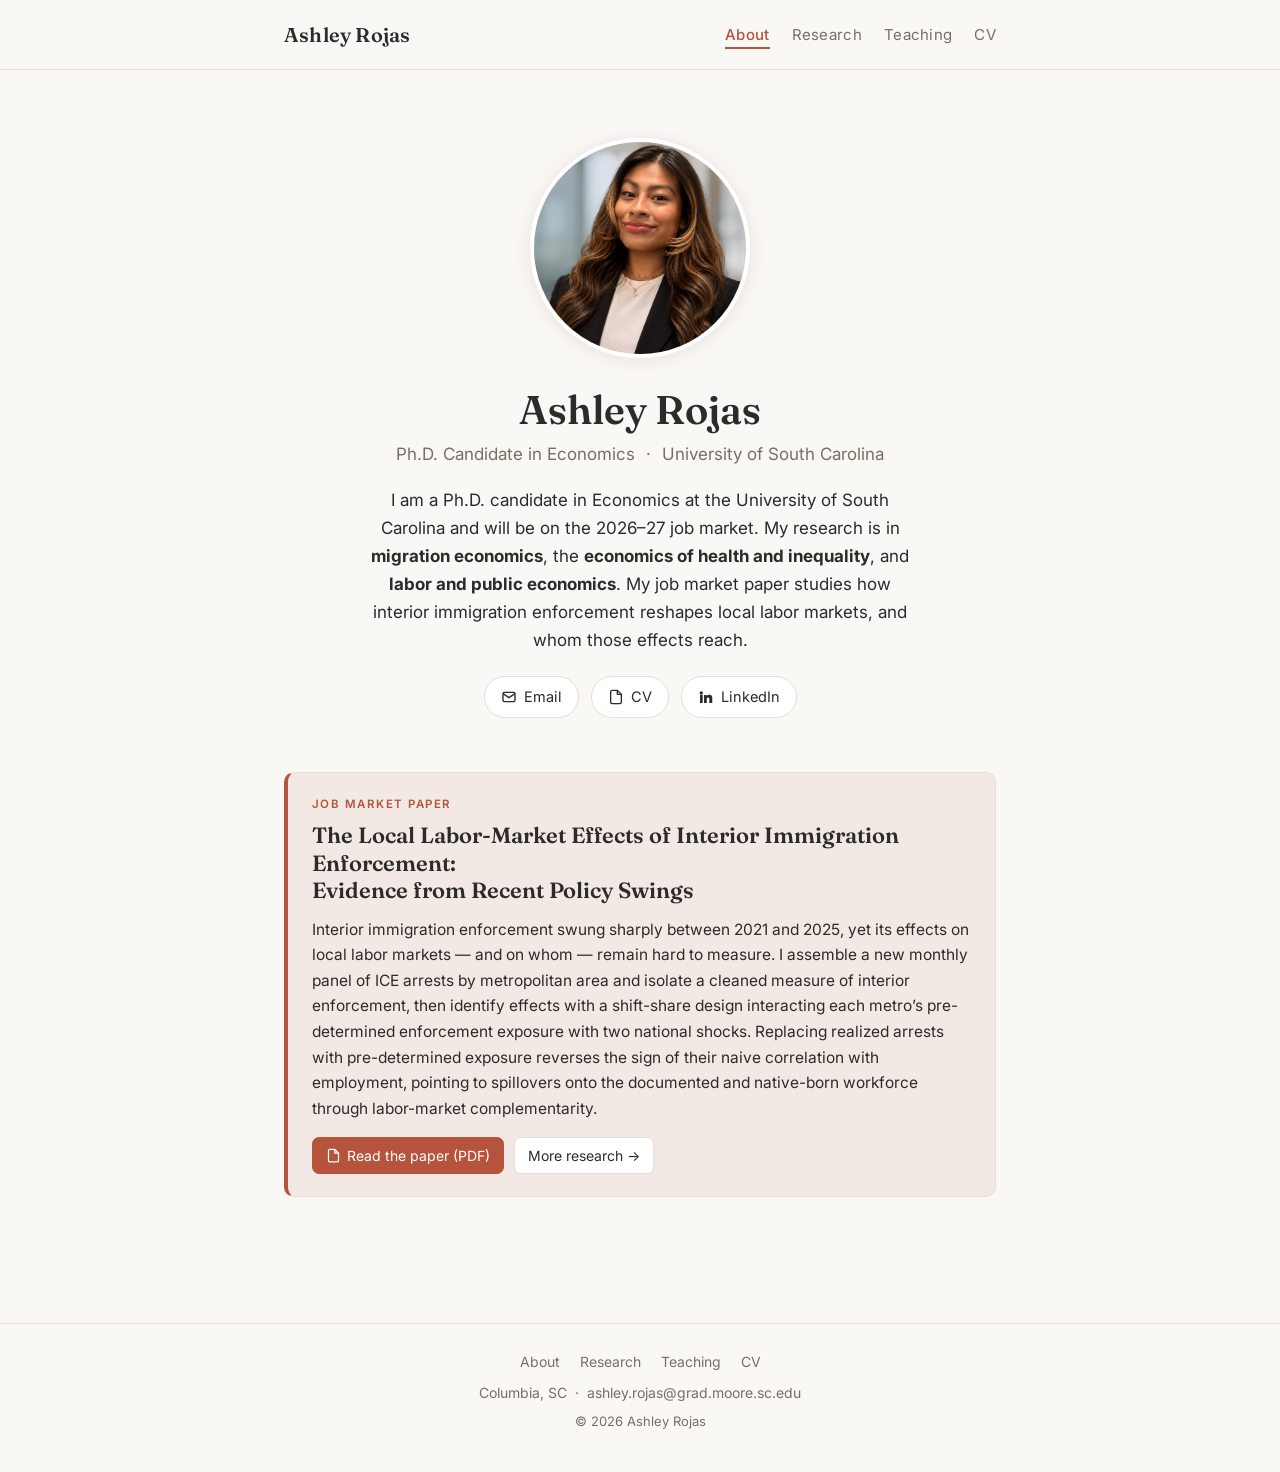
<file: index.html>
<!DOCTYPE html>
<html lang="en">
<head>
  <meta charset="utf-8">
  <meta name="viewport" content="width=device-width, initial-scale=1">
  <meta name="google-site-verification" content="6R7AQpAP_RkG5zrU-g2RBWBF5epw_vF6pa7RjU2_P_U" />
  <title>Ashley Rojas — Economics PhD Candidate, University of South Carolina</title>
  <meta name="description" content="Ashley Rojas is a Ph.D. candidate in Economics at the University of South Carolina studying migration, health, labor, and public economics. On the 2026–27 job market.">
  <link rel="canonical" href="https://ashleyrojas.org/">
  <meta name="robots" content="index, follow">
  <meta name="author" content="Ashley Rojas">
  <meta property="og:type" content="website">
  <meta property="og:site_name" content="Ashley Rojas">
  <meta property="og:title" content="Ashley Rojas — Economics PhD Candidate, University of South Carolina">
  <meta property="og:description" content="Ph.D. candidate in Economics at the University of South Carolina studying migration, health, labor, and public economics.">
  <meta property="og:url" content="https://ashleyrojas.org/">
  <meta property="og:image" content="https://ashleyrojas.org/assets/headshot2.jpeg">
  <meta name="twitter:card" content="summary_large_image">
  <script type="application/ld+json">
  {
    "@context": "https://schema.org",
    "@type": "Person",
    "name": "Ashley Rojas",
    "url": "https://ashleyrojas.org",
    "image": "https://ashleyrojas.org/assets/headshot2.jpeg",
    "jobTitle": "Ph.D. Candidate in Economics",
    "affiliation": { "@type": "CollegeOrUniversity", "name": "University of South Carolina" },
    "alumniOf": { "@type": "CollegeOrUniversity", "name": "University of South Carolina" },
    "email": "mailto:ashley.rojas@grad.moore.sc.edu",
    "worksFor": { "@type": "CollegeOrUniversity", "name": "University of South Carolina" },
    "knowsAbout": ["Economics", "Migration Economics", "Labor Economics", "Health Economics", "Public Economics", "Immigration Enforcement"],
    "sameAs": ["https://www.linkedin.com/in/ashley-rojas1234"]
  }
  </script>
  <link rel="icon" href="assets/headshot.svg">
  <link rel="preconnect" href="https://fonts.googleapis.com">
  <link rel="preconnect" href="https://fonts.gstatic.com" crossorigin>
  <link href="https://fonts.googleapis.com/css2?family=Fraunces:opsz,wght@9..144,500;9..144,600&family=Inter:wght@400;500;600&display=swap" rel="stylesheet">
  <link rel="stylesheet" href="css/style.css">
</head>
<body>

  <header class="site-header">
    <nav class="nav">
      <a class="brand" href="index.html">Ashley Rojas</a>
      <ul>
        <li><a class="navlink active" href="index.html">About</a></li>
        <li><a class="navlink" href="research.html">Research</a></li>
        <li><a class="navlink" href="teaching.html">Teaching</a></li>
        <li><a class="navlink" href="cv.html">CV</a></li>
      </ul>
    </nav>
  </header>

  <main>
    <div class="wrap">

      <section class="hero">
        <img class="headshot" src="assets/headshot2.jpeg" onerror="this.onerror=null;this.src='assets/headshot.svg'" alt="Ashley Rojas">
        <h1>Ashley Rojas</h1>
        <p class="subtitle">Ph.D. Candidate in Economics <span class="sep">·</span> University of South Carolina</p>
        <p class="lede">
          I am a Ph.D. candidate in Economics at the University of South Carolina and will be on the
          2026&ndash;27 job market. My research is in <strong>migration economics</strong>, the
          <strong>economics of health and inequality</strong>, and <strong>labor and public economics</strong>.
          My job market paper studies how interior immigration enforcement reshapes local labor markets,
          and whom those effects reach.
        </p>

        <div class="links">
          <a href="mailto:ashley.rojas@grad.moore.sc.edu">
            <svg viewBox="0 0 24 24" fill="none" stroke="currentColor" stroke-width="2"><rect x="3" y="5" width="18" height="14" rx="2"/><path d="m3 7 9 6 9-6"/></svg>
            Email
          </a>
          <a href="assets/Rojas_CV.pdf">
            <svg viewBox="0 0 24 24" fill="none" stroke="currentColor" stroke-width="2"><path d="M14 2H6a2 2 0 0 0-2 2v16a2 2 0 0 0 2 2h12a2 2 0 0 0 2-2V8z"/><path d="M14 2v6h6"/></svg>
            CV
          </a>
          <a href="https://www.linkedin.com/in/ashley-rojas1234" target="_blank" rel="noopener">
            <svg viewBox="0 0 24 24" fill="currentColor"><path d="M4.98 3.5a2.5 2.5 0 1 1 0 5 2.5 2.5 0 0 1 0-5zM3 9h4v12H3zM9 9h3.8v1.7h.05c.53-.95 1.83-1.95 3.77-1.95 4.03 0 4.78 2.5 4.78 5.75V21H17v-5.3c0-1.26-.02-2.9-1.77-2.9-1.77 0-2.04 1.38-2.04 2.8V21H9z"/></svg>
            LinkedIn
          </a>
        </div>
      </section>

      <section class="jmp">
        <div class="eyebrow">Job Market Paper</div>
        <h3>The Local Labor-Market Effects of Interior Immigration Enforcement:<br>Evidence from Recent Policy Swings</h3>
        <p class="abstract">
          Interior immigration enforcement swung sharply between 2021 and 2025, yet its effects on local labor
          markets &mdash; and on whom &mdash; remain hard to measure. I assemble a new monthly panel of ICE arrests by
          metropolitan area and isolate a cleaned measure of interior enforcement, then identify effects with a
          shift-share design interacting each metro&rsquo;s pre-determined enforcement exposure with two national
          shocks. Replacing realized arrests with pre-determined exposure reverses the sign of their naive
          correlation with employment, pointing to spillovers onto the documented and native-born workforce
          through labor-market complementarity.
        </p>
        <div class="btn-row">
          <a class="btn primary" href="assets/Rojas_JMP.pdf">
            <svg viewBox="0 0 24 24" fill="none" stroke="currentColor" stroke-width="2"><path d="M14 2H6a2 2 0 0 0-2 2v16a2 2 0 0 0 2 2h12a2 2 0 0 0 2-2V8z"/><path d="M14 2v6h6"/></svg>
            Read the paper (PDF)
          </a>
          <a class="btn" href="research.html">More research →</a>
        </div>
      </section>

    </div>
  </main>

  <footer class="site-footer">
    <div class="wrap">
      <div class="fnav">
        <a href="index.html">About</a><a href="research.html">Research</a><a href="teaching.html">Teaching</a><a href="cv.html">CV</a>
      </div>
      <div>Columbia, SC &nbsp;·&nbsp; <a href="mailto:ashley.rojas@grad.moore.sc.edu">ashley.rojas@grad.moore.sc.edu</a></div>
      <div style="margin-top:6px; font-size:13px;">&copy; 2026 Ashley Rojas</div>
    </div>
  </footer>

</body>
</html>
</file>
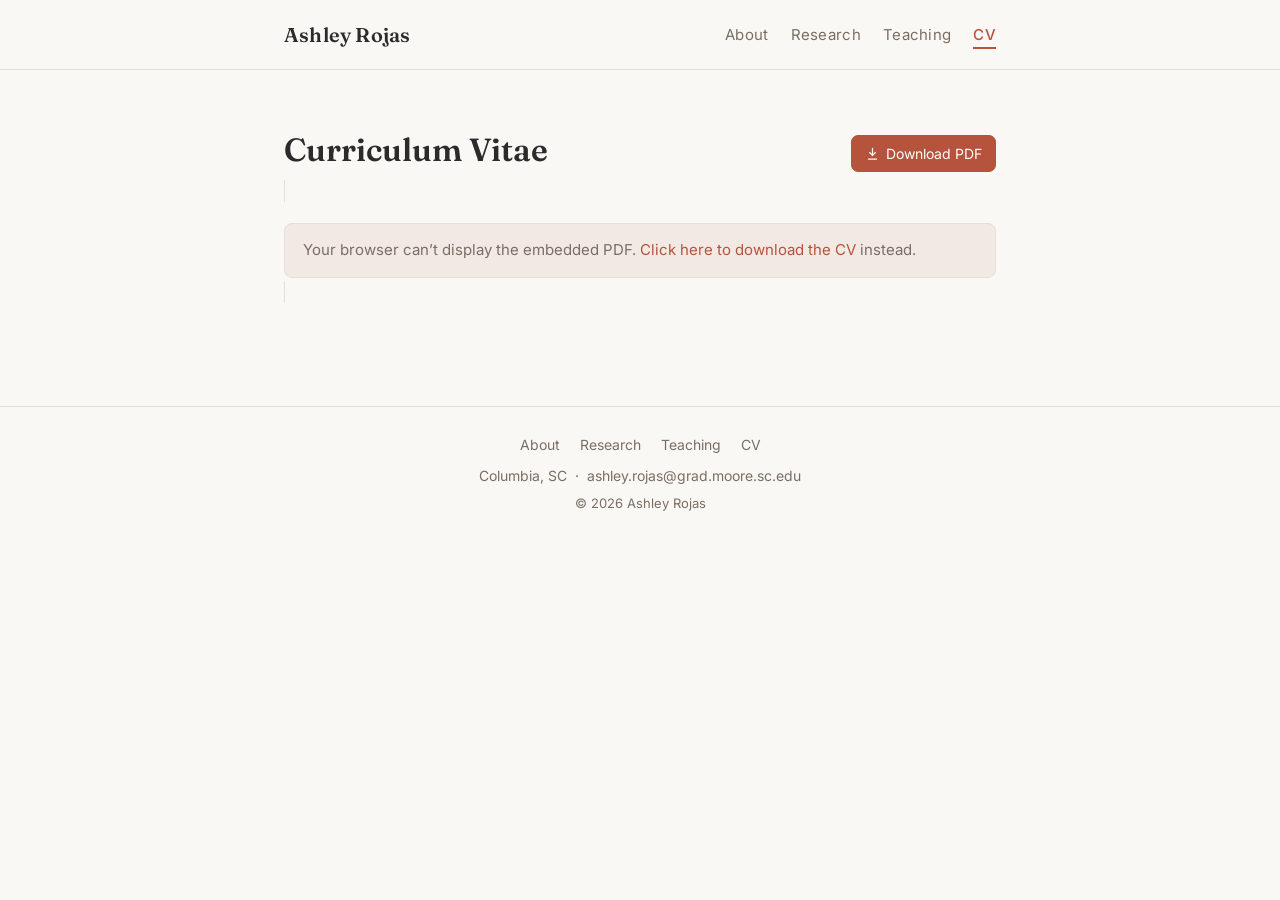
<file: cv.html>
<!DOCTYPE html>
<html lang="en">
<head>
  <meta charset="utf-8">
  <meta name="viewport" content="width=device-width, initial-scale=1">
  <title>CV — Ashley Rojas</title>
  <meta name="description" content="Curriculum vitae of Ashley Rojas, Ph.D. candidate in Economics at the University of South Carolina.">
  <link rel="canonical" href="https://ashleyrojas.org/cv.html">
  <meta name="robots" content="index, follow">
  <meta name="author" content="Ashley Rojas">
  <meta property="og:type" content="website">
  <meta property="og:site_name" content="Ashley Rojas">
  <meta property="og:title" content="CV — Ashley Rojas">
  <meta property="og:description" content="Curriculum vitae of Ashley Rojas, Ph.D. candidate in Economics at the University of South Carolina.">
  <meta property="og:url" content="https://ashleyrojas.org/cv.html">
  <meta property="og:image" content="https://ashleyrojas.org/assets/headshot2.jpeg">
  <meta name="twitter:card" content="summary_large_image">
  <link rel="icon" href="assets/headshot.svg">
  <link rel="preconnect" href="https://fonts.googleapis.com">
  <link rel="preconnect" href="https://fonts.gstatic.com" crossorigin>
  <link href="https://fonts.googleapis.com/css2?family=Fraunces:opsz,wght@9..144,500;9..144,600&family=Inter:wght@400;500;600&display=swap" rel="stylesheet">
  <link rel="stylesheet" href="css/style.css">
</head>
<body>

  <header class="site-header">
    <nav class="nav">
      <a class="brand" href="index.html">Ashley Rojas</a>
      <ul>
        <li><a class="navlink" href="index.html">About</a></li>
        <li><a class="navlink" href="research.html">Research</a></li>
        <li><a class="navlink" href="teaching.html">Teaching</a></li>
        <li><a class="navlink active" href="cv.html">CV</a></li>
      </ul>
    </nav>
  </header>

  <main>
    <div class="wrap">
      <div style="display:flex; align-items:baseline; justify-content:space-between; flex-wrap:wrap; gap:12px;">
        <h1 class="page-title" style="margin-bottom:0;">Curriculum Vitae</h1>
        <a class="btn primary" href="assets/Rojas_CV.pdf" download>
          <svg viewBox="0 0 24 24" fill="none" stroke="currentColor" stroke-width="2"><path d="M12 3v12"/><path d="m7 10 5 5 5-5"/><path d="M5 21h14"/></svg>
          Download PDF
        </a>
      </div>

      <object class="cv-frame" data="assets/Rojas_CV.pdf" type="application/pdf">
        <div class="callout" style="margin-top:18px;">
          Your browser can&rsquo;t display the embedded PDF.
          <a href="assets/Rojas_CV.pdf">Click here to download the CV</a> instead.
        </div>
      </object>
    </div>
  </main>

  <footer class="site-footer">
    <div class="wrap">
      <div class="fnav">
        <a href="index.html">About</a><a href="research.html">Research</a><a href="teaching.html">Teaching</a><a href="cv.html">CV</a>
      </div>
      <div>Columbia, SC &nbsp;·&nbsp; <a href="mailto:ashley.rojas@grad.moore.sc.edu">ashley.rojas@grad.moore.sc.edu</a></div>
      <div style="margin-top:6px; font-size:13px;">&copy; 2026 Ashley Rojas</div>
    </div>
  </footer>

</body>
</html>
</file>
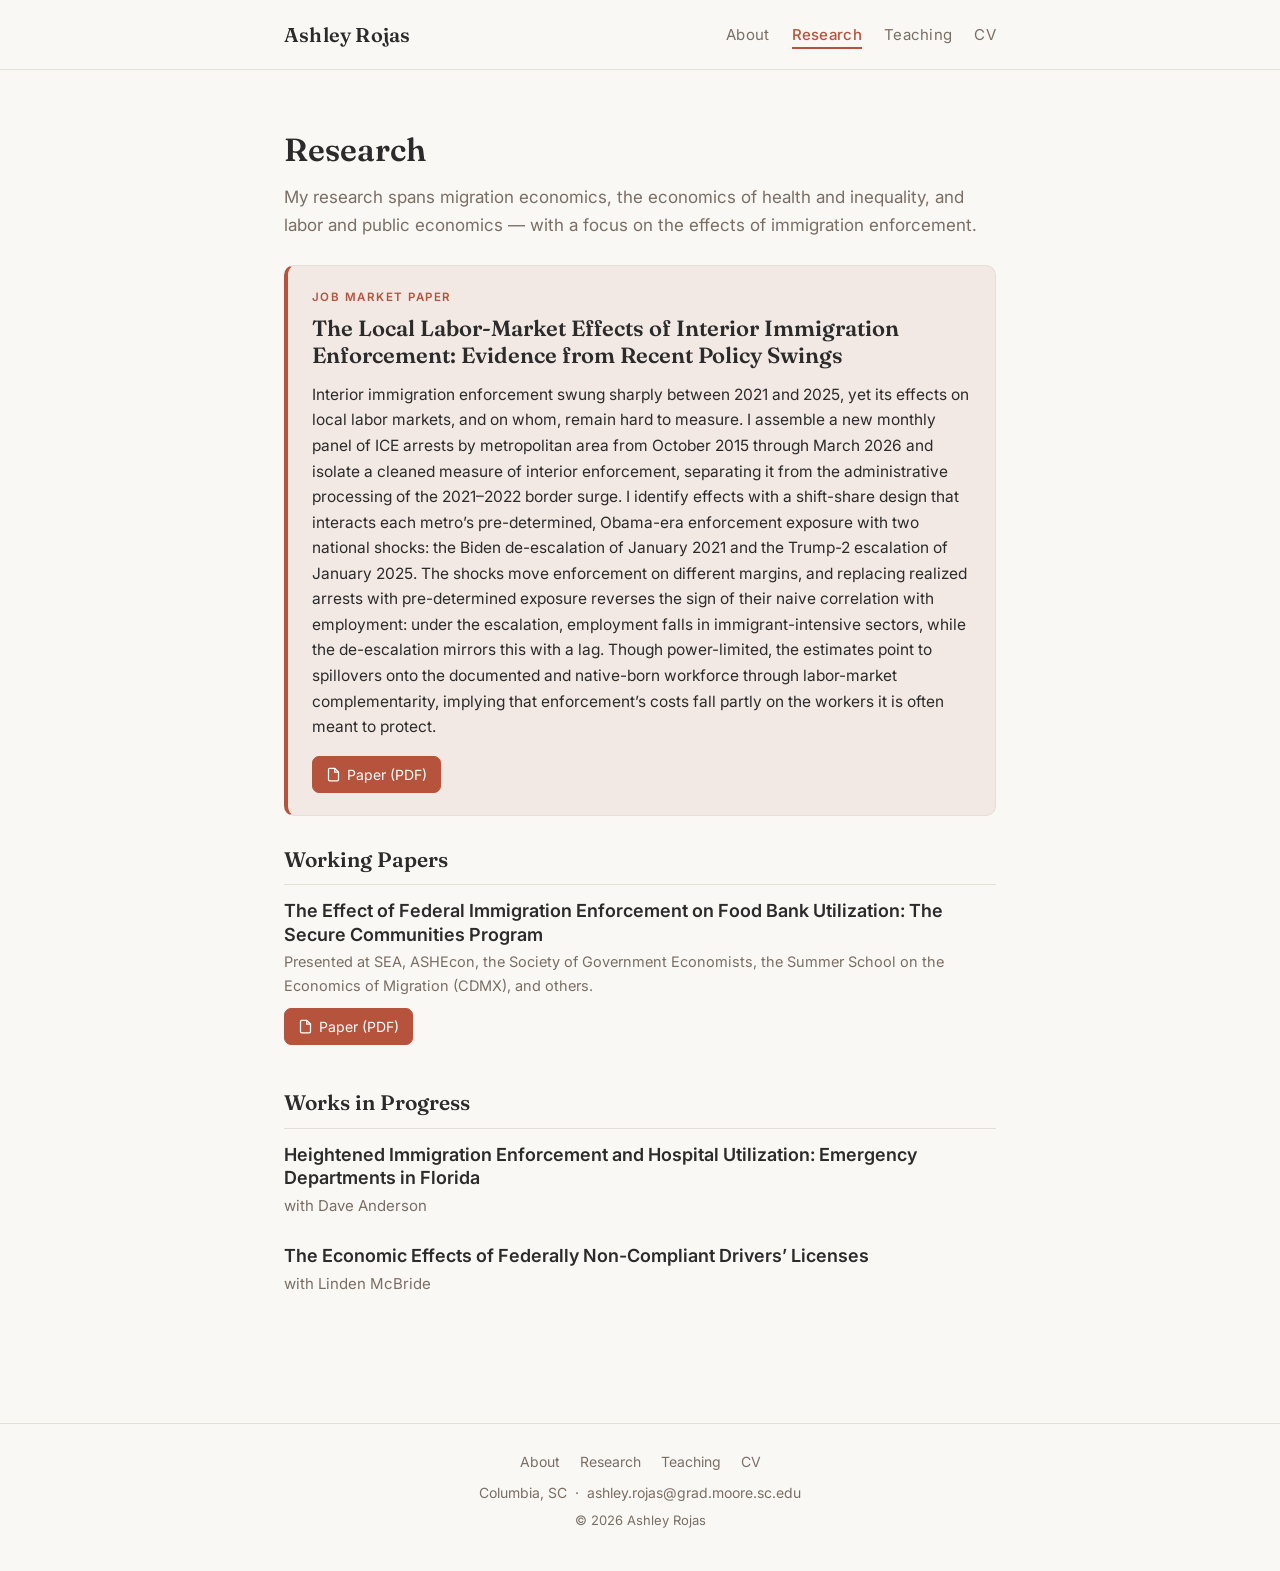
<file: research.html>
<!DOCTYPE html>
<html lang="en">
<head>
  <meta charset="utf-8">
  <meta name="viewport" content="width=device-width, initial-scale=1">
  <title>Research — Ashley Rojas</title>
  <meta name="description" content="Research by Ashley Rojas (University of South Carolina) on immigration enforcement, local labor markets, and health.">
  <link rel="canonical" href="https://ashleyrojas.org/research.html">
  <meta name="robots" content="index, follow">
  <meta name="author" content="Ashley Rojas">
  <meta property="og:type" content="website">
  <meta property="og:site_name" content="Ashley Rojas">
  <meta property="og:title" content="Research — Ashley Rojas">
  <meta property="og:description" content="Research by Ashley Rojas (University of South Carolina) on immigration enforcement, local labor markets, and health.">
  <meta property="og:url" content="https://ashleyrojas.org/research.html">
  <meta property="og:image" content="https://ashleyrojas.org/assets/headshot2.jpeg">
  <meta name="twitter:card" content="summary_large_image">
  <link rel="icon" href="assets/headshot.svg">
  <link rel="preconnect" href="https://fonts.googleapis.com">
  <link rel="preconnect" href="https://fonts.gstatic.com" crossorigin>
  <link href="https://fonts.googleapis.com/css2?family=Fraunces:opsz,wght@9..144,500;9..144,600&family=Inter:wght@400;500;600&display=swap" rel="stylesheet">
  <link rel="stylesheet" href="css/style.css">
</head>
<body>

  <header class="site-header">
    <nav class="nav">
      <a class="brand" href="index.html">Ashley Rojas</a>
      <ul>
        <li><a class="navlink" href="index.html">About</a></li>
        <li><a class="navlink active" href="research.html">Research</a></li>
        <li><a class="navlink" href="teaching.html">Teaching</a></li>
        <li><a class="navlink" href="cv.html">CV</a></li>
      </ul>
    </nav>
  </header>

  <main>
    <div class="wrap">
      <h1 class="page-title">Research</h1>
      <p style="color:var(--muted); margin-top:0;">My research spans migration economics, the economics of health and inequality, and labor and public economics &mdash; with a focus on the effects of immigration enforcement.</p>

      <!-- ===== Job Market Paper ===== -->
      <div class="jmp">
        <div class="eyebrow">Job Market Paper</div>
        <h3>The Local Labor-Market Effects of Interior Immigration Enforcement: Evidence from Recent Policy Swings</h3>
        <p class="abstract">
          Interior immigration enforcement swung sharply between 2021 and 2025, yet its effects on local labor
          markets, and on whom, remain hard to measure. I assemble a new monthly panel of ICE arrests by
          metropolitan area from October 2015 through March 2026 and isolate a cleaned measure of interior
          enforcement, separating it from the administrative processing of the 2021&ndash;2022 border surge. I identify
          effects with a shift-share design that interacts each metro&rsquo;s pre-determined, Obama-era enforcement
          exposure with two national shocks: the Biden de-escalation of January 2021 and the Trump-2 escalation of
          January 2025. The shocks move enforcement on different margins, and replacing realized arrests with
          pre-determined exposure reverses the sign of their naive correlation with employment: under the
          escalation, employment falls in immigrant-intensive sectors, while the de-escalation mirrors this with a
          lag. Though power-limited, the estimates point to spillovers onto the documented and native-born
          workforce through labor-market complementarity, implying that enforcement&rsquo;s costs fall partly on the
          workers it is often meant to protect.
        </p>
        <div class="btn-row">
          <a class="btn primary" href="assets/Rojas_JMP.pdf">
            <svg viewBox="0 0 24 24" fill="none" stroke="currentColor" stroke-width="2"><path d="M14 2H6a2 2 0 0 0-2 2v16a2 2 0 0 0 2 2h12a2 2 0 0 0 2-2V8z"/><path d="M14 2v6h6"/></svg>
            Paper (PDF)
          </a>
        </div>
      </div>

      <!-- ===== Working Papers ===== -->
      <h2 class="section-h">Working Papers</h2>

      <div class="paper">
        <h3>The Effect of Federal Immigration Enforcement on Food Bank Utilization: The Secure Communities Program</h3>
        <p style="font-size:14.5px; color:var(--muted); margin:4px 0 0;">Presented at SEA, ASHEcon, the Society of Government Economists, the Summer School on the Economics of Migration (CDMX), and others.</p>
        <div class="btn-row">
          <a class="btn primary" href="assets/Rojas_foodbanks.pdf">
            <svg viewBox="0 0 24 24" fill="none" stroke="currentColor" stroke-width="2"><path d="M14 2H6a2 2 0 0 0-2 2v16a2 2 0 0 0 2 2h12a2 2 0 0 0 2-2V8z"/><path d="M14 2v6h6"/></svg>
            Paper (PDF)
          </a>
        </div>
      </div>

      <!-- ===== Works in Progress ===== -->
      <h2 class="section-h">Works in Progress</h2>
      <div class="paper">
        <h3>Heightened Immigration Enforcement and Hospital Utilization: Emergency Departments in Florida</h3>
        <p class="authors">with Dave Anderson</p>
      </div>
      <div class="paper">
        <h3>The Economic Effects of Federally Non-Compliant Drivers&rsquo; Licenses</h3>
        <p class="authors">with Linden McBride</p>
      </div>

    </div>
  </main>

  <footer class="site-footer">
    <div class="wrap">
      <div class="fnav">
        <a href="index.html">About</a><a href="research.html">Research</a><a href="teaching.html">Teaching</a><a href="cv.html">CV</a>
      </div>
      <div>Columbia, SC &nbsp;·&nbsp; <a href="mailto:ashley.rojas@grad.moore.sc.edu">ashley.rojas@grad.moore.sc.edu</a></div>
      <div style="margin-top:6px; font-size:13px;">&copy; 2026 Ashley Rojas</div>
    </div>
  </footer>

</body>
</html>
</file>
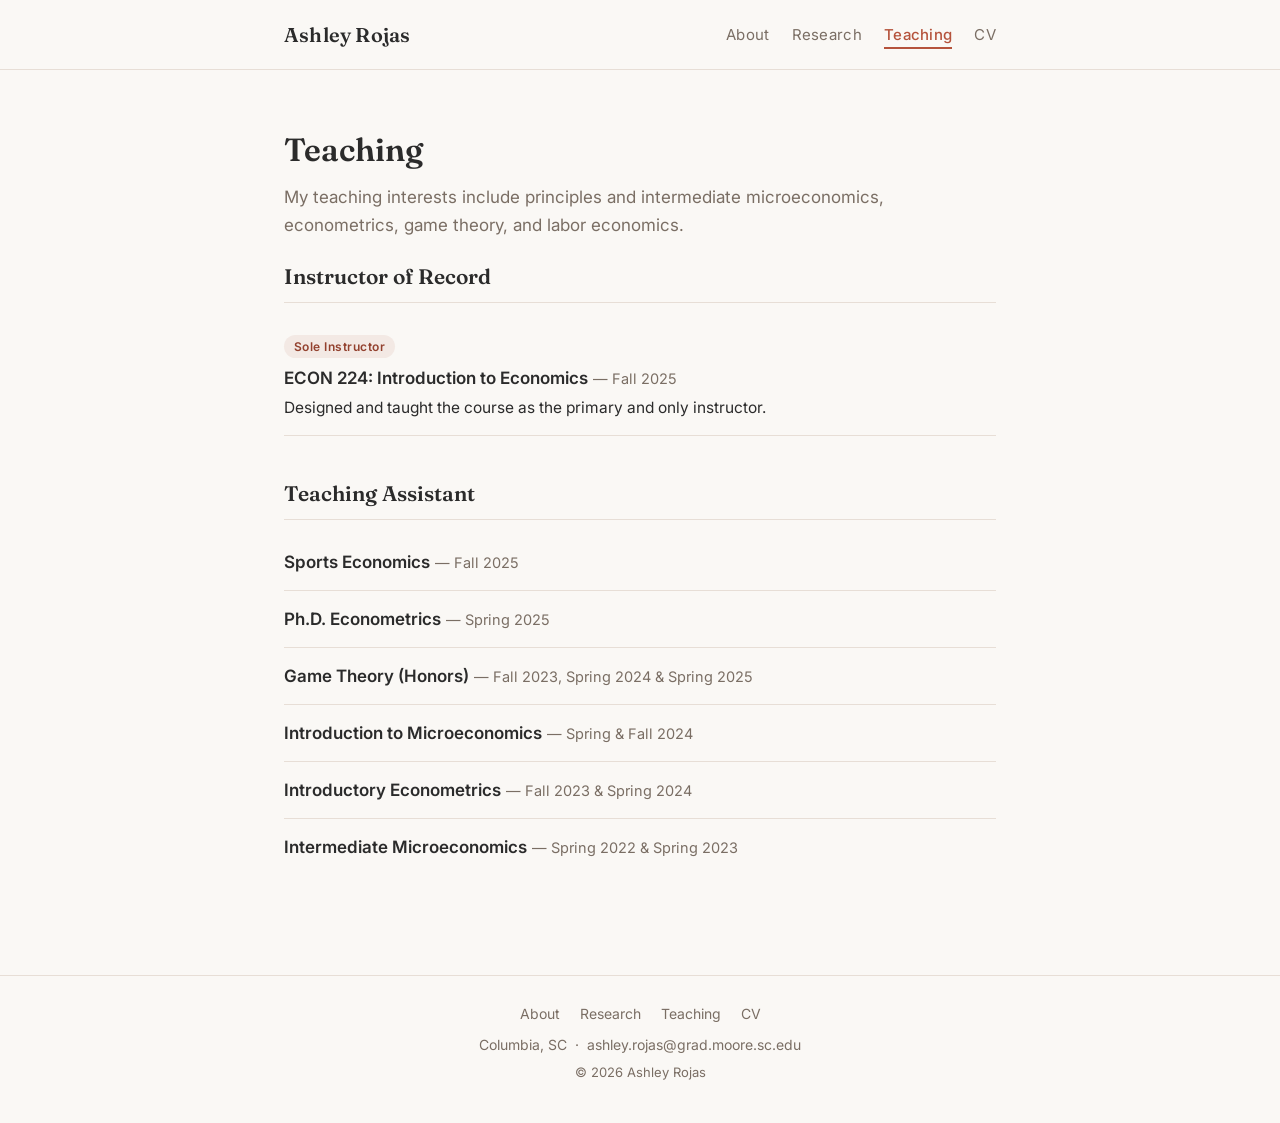
<file: teaching.html>
<!DOCTYPE html>
<html lang="en">
<head>
  <meta charset="utf-8">
  <meta name="viewport" content="width=device-width, initial-scale=1">
  <title>Teaching — Ashley Rojas</title>
  <meta name="description" content="Teaching experience of Ashley Rojas, Ph.D. candidate in Economics at the University of South Carolina.">
  <link rel="canonical" href="https://ashleyrojas.org/teaching.html">
  <meta name="robots" content="index, follow">
  <meta name="author" content="Ashley Rojas">
  <meta property="og:type" content="website">
  <meta property="og:site_name" content="Ashley Rojas">
  <meta property="og:title" content="Teaching — Ashley Rojas">
  <meta property="og:description" content="Teaching experience of Ashley Rojas, Ph.D. candidate in Economics at the University of South Carolina.">
  <meta property="og:url" content="https://ashleyrojas.org/teaching.html">
  <meta property="og:image" content="https://ashleyrojas.org/assets/headshot2.jpeg">
  <meta name="twitter:card" content="summary_large_image">
  <link rel="icon" href="assets/headshot.svg">
  <link rel="preconnect" href="https://fonts.googleapis.com">
  <link rel="preconnect" href="https://fonts.gstatic.com" crossorigin>
  <link href="https://fonts.googleapis.com/css2?family=Fraunces:opsz,wght@9..144,500;9..144,600&family=Inter:wght@400;500;600&display=swap" rel="stylesheet">
  <link rel="stylesheet" href="css/style.css">
</head>
<body>

  <header class="site-header">
    <nav class="nav">
      <a class="brand" href="index.html">Ashley Rojas</a>
      <ul>
        <li><a class="navlink" href="index.html">About</a></li>
        <li><a class="navlink" href="research.html">Research</a></li>
        <li><a class="navlink active" href="teaching.html">Teaching</a></li>
        <li><a class="navlink" href="cv.html">CV</a></li>
      </ul>
    </nav>
  </header>

  <main>
    <div class="wrap">
      <h1 class="page-title">Teaching</h1>
      <p style="color:var(--muted); margin-top:0;">
        My teaching interests include principles and intermediate microeconomics, econometrics,
        game theory, and labor economics.
      </p>

      <h2 class="section-h">Instructor of Record</h2>
      <div class="course">
        <span class="role-tag">Sole Instructor</span>
        <div><span class="cnum">ECON 224: Introduction to Economics</span> <span class="cterm">&mdash; Fall 2025</span></div>
        <div class="cdesc">Designed and taught the course as the primary and only instructor.</div>
      </div>

      <h2 class="section-h">Teaching Assistant</h2>
      <div class="course">
        <div><span class="cnum">Sports Economics</span> <span class="cterm">&mdash; Fall 2025</span></div>
      </div>
      <div class="course">
        <div><span class="cnum">Ph.D. Econometrics</span> <span class="cterm">&mdash; Spring 2025</span></div>
      </div>
      <div class="course">
        <div><span class="cnum">Game Theory (Honors)</span> <span class="cterm">&mdash; Fall 2023, Spring 2024 &amp; Spring 2025</span></div>
      </div>
      <div class="course">
        <div><span class="cnum">Introduction to Microeconomics</span> <span class="cterm">&mdash; Spring &amp; Fall 2024</span></div>
      </div>
      <div class="course">
        <div><span class="cnum">Introductory Econometrics</span> <span class="cterm">&mdash; Fall 2023 &amp; Spring 2024</span></div>
      </div>
      <div class="course">
        <div><span class="cnum">Intermediate Microeconomics</span> <span class="cterm">&mdash; Spring 2022 &amp; Spring 2023</span></div>
      </div>

    </div>
  </main>

  <footer class="site-footer">
    <div class="wrap">
      <div class="fnav">
        <a href="index.html">About</a><a href="research.html">Research</a><a href="teaching.html">Teaching</a><a href="cv.html">CV</a>
      </div>
      <div>Columbia, SC &nbsp;·&nbsp; <a href="mailto:ashley.rojas@grad.moore.sc.edu">ashley.rojas@grad.moore.sc.edu</a></div>
      <div style="margin-top:6px; font-size:13px;">&copy; 2026 Ashley Rojas</div>
    </div>
  </footer>

</body>
</html>
</file>
<file: css/style.css>
/* ===========================================================
   Ashley Rojas — academic website
   Palette: Warm modern minimal
   =========================================================== */

:root {
  --bg:        #FAF8F5;   /* page background (warm off-white) */
  --surface:   #FFFFFF;   /* cards */
  --tint:      #F3E9E4;   /* accent-tinted panels */
  --ink:       #2B2B2B;   /* primary text (charcoal) */
  --muted:     #7A6E64;   /* secondary text */
  --accent:    #B5533C;   /* terracotta */
  --accent-dk: #93412E;   /* darker terracotta (hover) */
  --border:    #E7DED6;   /* hairline */
  --maxw:      760px;     /* content column width */
}

* { box-sizing: border-box; }

html { scroll-behavior: smooth; }

body {
  margin: 0;
  background: var(--bg);
  color: var(--ink);
  font-family: "Inter", -apple-system, BlinkMacSystemFont, "Helvetica Neue", Arial, sans-serif;
  font-size: 17px;
  line-height: 1.65;
  -webkit-font-smoothing: antialiased;
}

.wrap { max-width: var(--maxw); margin: 0 auto; padding: 0 24px; }

a { color: var(--accent); text-decoration: none; }
a:hover { color: var(--accent-dk); text-decoration: underline; }

/* ---------- Header / nav ---------- */
.site-header { border-bottom: 1px solid var(--border); background: var(--bg); }
.nav {
  max-width: var(--maxw);
  margin: 0 auto;
  padding: 18px 24px;
  display: flex;
  align-items: center;
  justify-content: space-between;
  flex-wrap: wrap;
  gap: 10px;
}
.nav .brand {
  font-family: "Fraunces", Georgia, "Times New Roman", serif;
  font-size: 20px;
  font-weight: 600;
  color: var(--ink);
  letter-spacing: .01em;
}
.nav .brand:hover { text-decoration: none; color: var(--accent); }
.nav ul { list-style: none; display: flex; gap: 22px; margin: 0; padding: 0; flex-wrap: wrap; }
.nav a.navlink {
  color: var(--muted);
  font-size: 15px;
  letter-spacing: .02em;
  padding-bottom: 3px;
  border-bottom: 2px solid transparent;
}
.nav a.navlink:hover { color: var(--ink); text-decoration: none; }
.nav a.navlink.active { color: var(--accent); border-bottom-color: var(--accent); font-weight: 500; }

/* ---------- Hero (home) ---------- */
.hero { text-align: center; padding: 48px 0 20px; }
.hero img.headshot {
  width: 220px;
  height: 220px;
  border-radius: 50%;
  object-fit: cover;
  border: 4px solid var(--surface);
  box-shadow: 0 2px 18px rgba(90, 60, 45, 0.12);
  margin-bottom: 22px;
}
.hero h1 {
  font-family: "Fraunces", Georgia, serif;
  font-weight: 600;
  font-size: 40px;
  line-height: 1.1;
  margin: 0 0 8px;
  color: var(--ink);
}
.hero .subtitle { color: var(--muted); font-size: 17px; margin: 0 0 18px; }
.hero .subtitle .sep { color: var(--accent); padding: 0 6px; }
.hero .lede { max-width: 560px; margin: 0 auto 22px; font-size: 17px; }

/* ---------- Contact link row ---------- */
.links { display: flex; justify-content: center; flex-wrap: wrap; gap: 12px; margin: 20px 0 8px; }
.links a {
  display: inline-flex; align-items: center; gap: 7px;
  background: var(--surface);
  border: 1px solid var(--border);
  border-radius: 999px;
  padding: 8px 16px;
  color: var(--ink);
  font-size: 14.5px;
  transition: all .15s ease;
}
.links a:hover { border-color: var(--accent); color: var(--accent); text-decoration: none; box-shadow: 0 1px 6px rgba(181,83,60,.12); }
.links svg { width: 16px; height: 16px; }

/* ---------- Sections ---------- */
main { padding: 20px 0 60px; }
.page-title {
  font-family: "Fraunces", Georgia, serif;
  font-size: 32px;
  font-weight: 600;
  margin: 34px 0 6px;
}
.section-h {
  font-family: "Fraunces", Georgia, serif;
  font-size: 21px;
  font-weight: 600;
  color: var(--ink);
  margin: 40px 0 14px;
  padding-bottom: 8px;
  border-bottom: 1px solid var(--border);
}
.section-h:first-of-type { margin-top: 20px; }

/* ---------- Featured JMP card ---------- */
.jmp {
  background: var(--tint);
  border: 1px solid var(--border);
  border-left: 4px solid var(--accent);
  border-radius: 10px;
  padding: 22px 24px;
  margin: 26px 0;
  text-align: left;
}
.jmp .eyebrow {
  text-transform: uppercase;
  letter-spacing: .13em;
  font-size: 11.5px;
  font-weight: 600;
  color: var(--accent);
  margin-bottom: 8px;
}
.jmp h3 {
  font-family: "Fraunces", Georgia, serif;
  font-size: 22px;
  font-weight: 600;
  line-height: 1.25;
  margin: 0 0 12px;
  color: var(--ink);
}
.jmp p.abstract { font-size: 15.5px; color: var(--ink); margin: 0 0 16px; }

/* ---------- Paper entries ---------- */
.paper { margin: 0 0 26px; }
.paper h3 {
  font-size: 18px;
  font-weight: 600;
  margin: 0 0 4px;
  color: var(--ink);
  line-height: 1.3;
}
.paper .authors { color: var(--muted); font-size: 15px; margin: 0 0 6px; }
.paper .meta { color: var(--muted); font-style: italic; font-size: 14.5px; margin: 0 0 8px; }
.paper p.abstract { font-size: 15.5px; margin: 8px 0 10px; }

/* Abstract toggle */
details.abs { margin: 6px 0 10px; }
details.abs > summary {
  cursor: pointer; color: var(--accent); font-size: 14.5px; font-weight: 500;
  list-style: none; display: inline-block;
}
details.abs > summary::-webkit-details-marker { display: none; }
details.abs > summary::before { content: "▸ "; }
details.abs[open] > summary::before { content: "▾ "; }
details.abs p { font-size: 15px; color: var(--ink); margin: 10px 0 0; }

/* Pill buttons for links */
.btn-row { display: flex; flex-wrap: wrap; gap: 10px; margin-top: 10px; }
.btn {
  display: inline-flex; align-items: center; gap: 6px;
  background: var(--surface);
  border: 1px solid var(--border);
  border-radius: 7px;
  padding: 6px 13px;
  font-size: 14px;
  color: var(--ink);
}
.btn:hover { border-color: var(--accent); color: var(--accent); text-decoration: none; }
.btn.primary { background: var(--accent); color: #fff; border-color: var(--accent); }
.btn.primary:hover { background: var(--accent-dk); color: #fff; }
.btn svg { width: 15px; height: 15px; }

/* ---------- Teaching ---------- */
.course { padding: 14px 0; border-bottom: 1px solid var(--border); }
.course:last-child { border-bottom: none; }
.course .cnum { font-weight: 600; color: var(--ink); }
.course .cterm { color: var(--muted); font-size: 14.5px; }
.course .cdesc { color: var(--ink); font-size: 15.5px; margin-top: 3px; }
.role-tag {
  display: inline-block; background: var(--tint); color: var(--accent-dk);
  font-size: 12px; font-weight: 600; letter-spacing: .04em;
  padding: 2px 10px; border-radius: 999px; margin-bottom: 6px;
}

/* ---------- CV embed ---------- */
.cv-frame {
  width: 100%; height: 900px; border: 1px solid var(--border);
  border-radius: 10px; background: var(--surface); margin-top: 18px;
}
.callout { background: var(--tint); border: 1px solid var(--border); border-radius: 8px; padding: 14px 18px; font-size: 15px; color: var(--muted); }

/* ---------- Footer ---------- */
.site-footer {
  border-top: 1px solid var(--border);
  margin-top: 40px;
  padding: 26px 0 40px;
  text-align: center;
  color: var(--muted);
  font-size: 14px;
}
.site-footer a { color: var(--muted); }
.site-footer a:hover { color: var(--accent); }
.site-footer .fnav { margin-bottom: 8px; }
.site-footer .fnav a { margin: 0 10px; }

/* ---------- Responsive ---------- */
@media (max-width: 560px) {
  .hero h1 { font-size: 32px; }
  .hero img.headshot { width: 170px; height: 170px; }
  .nav { justify-content: center; }
  .nav .brand { width: 100%; text-align: center; }
  .nav ul { justify-content: center; }
  body { font-size: 16px; }
}
</file>
